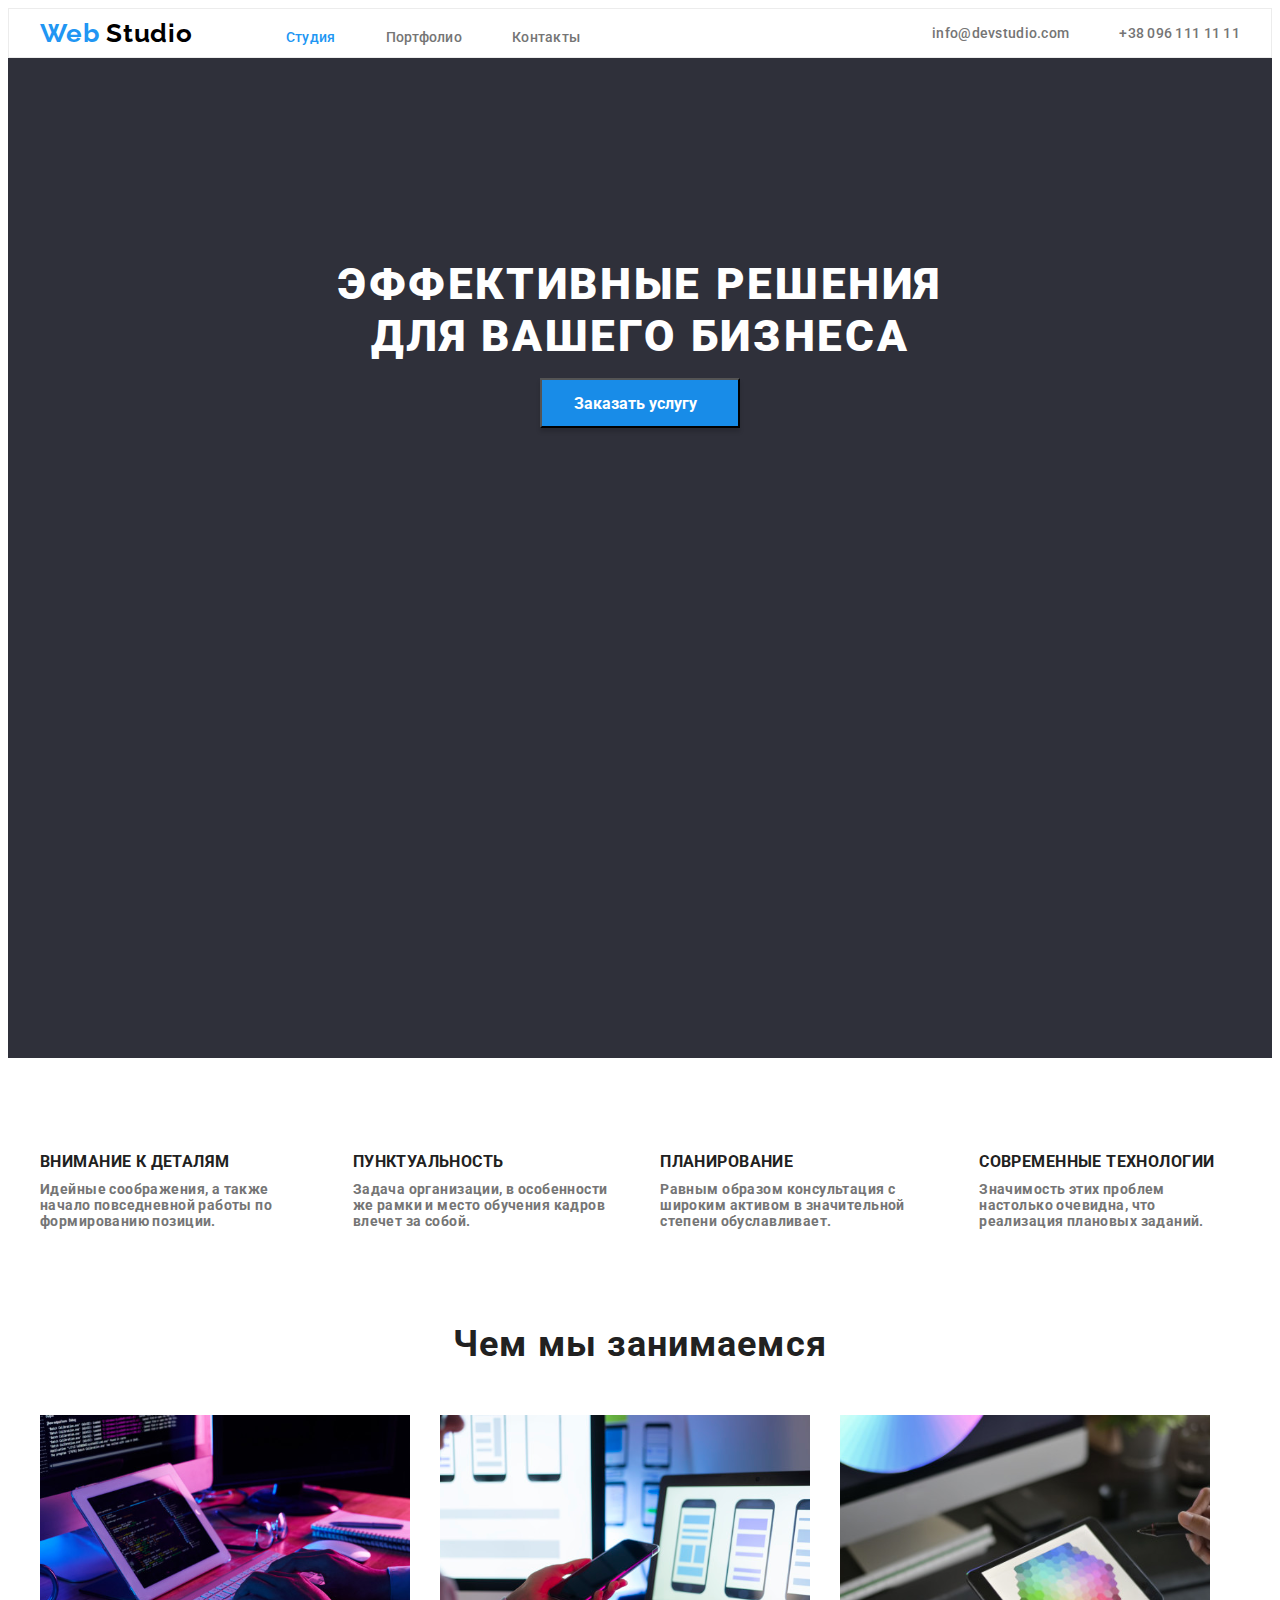
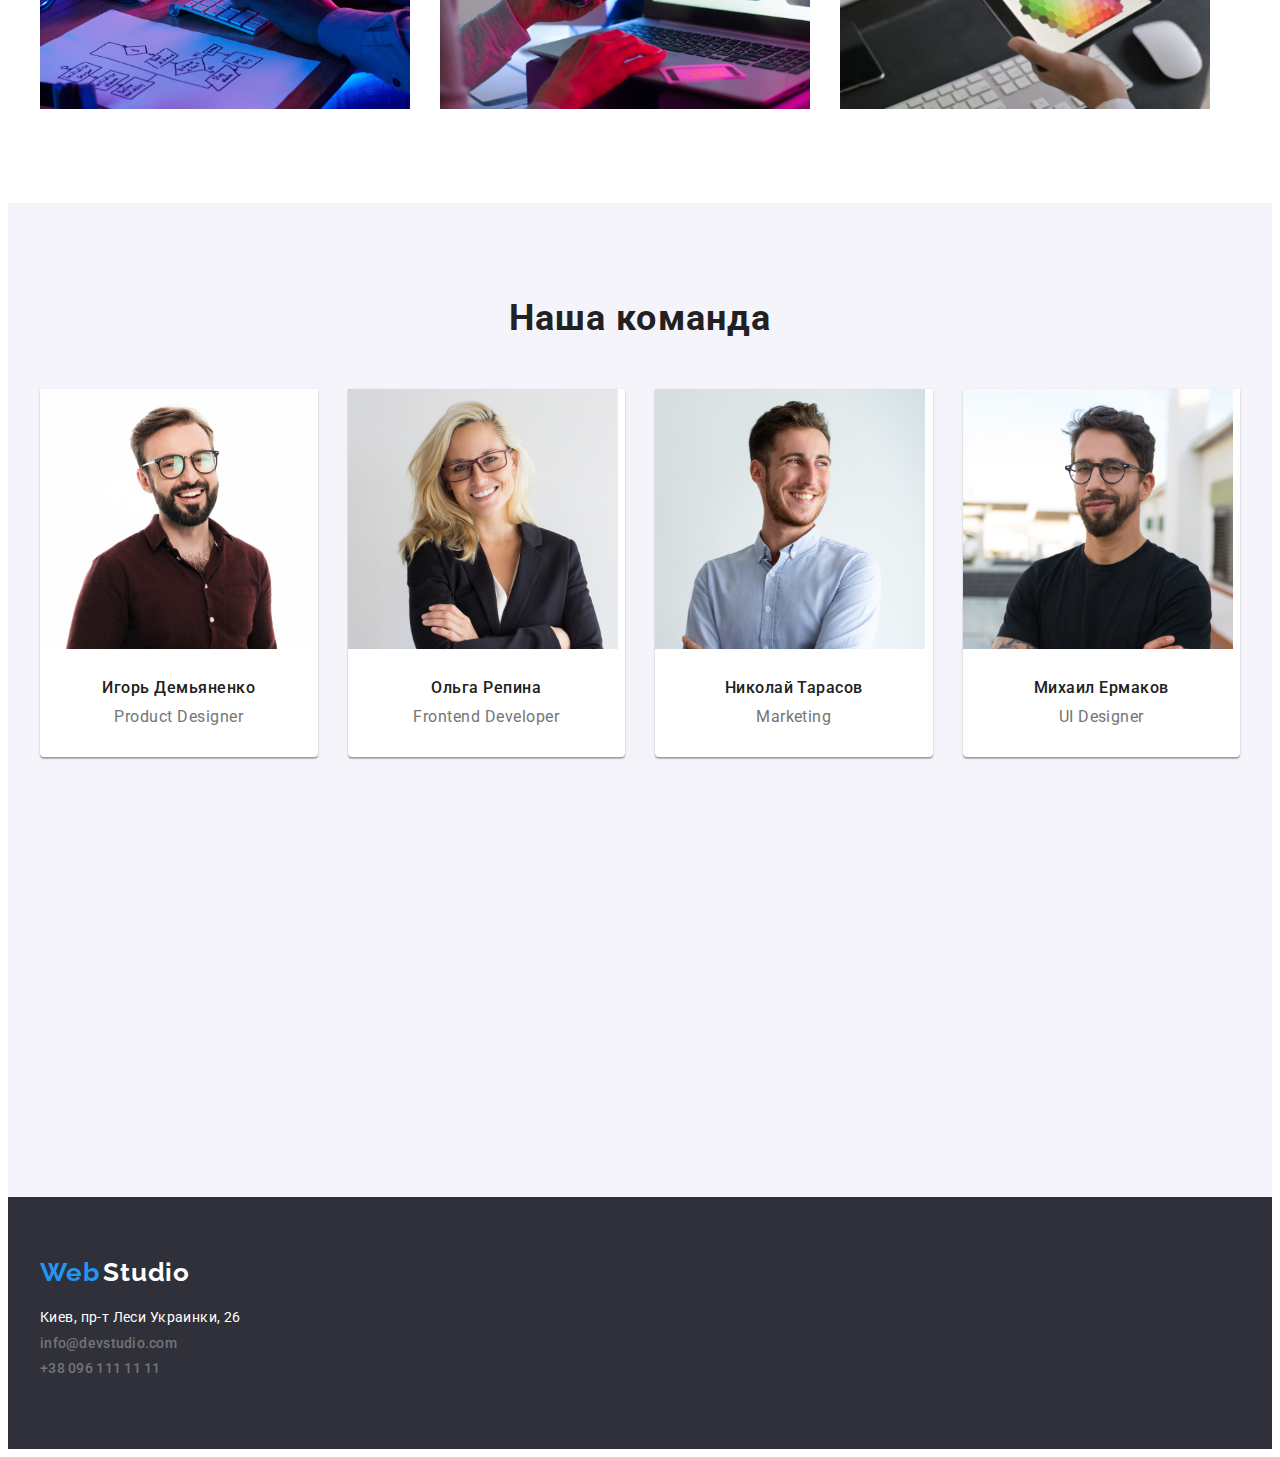
<file: index.html>
<!DOCTYPE html>
<html lang="en">

<head>
    <meta charset="UTF-8">
    <meta http-equiv="X-UA-Compatible" content="IE=edge">
    <meta name="viewport" content="width=device-width, initial-scale=1.0">
    <title>Document</title>
    <link rel="preconnect" href="https://fonts.gstatic.com">
    <link
        href="https://fonts.googleapis.com/css2?family=Raleway:wght@700&family=Roboto:wght@400;500;700;900&display=swap"
        rel="stylesheet">
    <link
        href="https://fonts.googleapis.com/css2?family=Raleway:wght@700&family=Roboto:wght@400;500;700;900&display=swap"
        rel="stylesheet">
    <link rel="stylesheet" href="https://cdnjs.cloudflare.com/ajax/libs/modern-normalize/0.2.0/modern-normalize.min.css"
        integrity="sha512-sqIVMkf5f8XGYI/UZYGs7wODxlUeoj9JknataPfUwtvrSKWMHrMXGZ7Evb6nabFYJQG15vFFyALe6r0nWCD1Ug=="
        crossorigin="anonymous" />
    <link rel="stylesheet" href="./css/styles.css">
</head>

<body>
 <!--Шапка-->
    <header class="header">
        <div class="container-header">
            <nav class="navigation">
                <ul class="navigation-list list">
                    <li><a class="navigation-logo link" href=""> <span class="blueWeb">Web</span> <span class="Studio">Studio</span></a></li>
                </ul>
                <ul class="navigation-list list">
                    <li class="navigation-item"><a class="navigation-link current link" href="navigation-link">Студия</a></li>
                    <li class="navigation-item"><a href="./portfolio.html" class="navigation-link link">Портфолио</a></li>
                    <li class="navigation-item"><a class="navigation-link link" href="navigation-link">Контакты</a></li>
                </ul>
            </nav>
            <ul class="navigation-list">
                <li class="navigation-nav list"><a class="mail-link link" href="info@devstudio.com">info@devstudio.com</a>
                </li>
                <li class="navigation-tel list"><a class="tel-link link" href="tel:+380961111111">+38 096 111 11 11</a></li>
            </ul>
        </div>
    </header>
    <!--Герой-->
    <main>
        <section class="hero">
            <div class="container-hero">
                <h1 class="hero-title">Эффективные решения для вашего бизнеса</h1>
                <button class="hero-modal-btn" type="button">Заказать услугу</button>
            </div>
                
        </section>   
        <!--Особенности-->
        <section class="section">
            <div class="container">
                <h2 class="visually-hidden">Особенности</h2>
                <ul class="feature list">
                    <li class="feature-head">
                        <h3 class="feature-title">Внимание к деталям</h3>
                        <p class="suptitle-text">Идейные соображения, а также начало повседневной работы по формированию позиции.
                        </p>
                    </li>
                    <li class="feature-head">
                        <h3 class="feature-title">Пунктуальность</h3>
                        <p class="suptitle-text">Задача организации, в особенности же рамки и место обучения кадров влечет за собой.
                        </p>
                    </li>
                    <li class="feature-head">
                        <h3 class="feature-title">Планирование</h3>
                        <p class="suptitle-text">Равным образом консультация с широким активом в значительной степени обуславливает.
                        </p>
                    </li>
                    <li class="feature-head">
                        <h3 class="feature-title">Современные технологии</h3>
                        <p class="suptitle-text">Значимость этих проблем настолько очевидна, что реализация плановых заданий.</p>
                    </li>
                </ul>
            </div> 
        </section>

        <!--Чем мы занимаемся-->
        <section class="study-section container">
            <div class="">
                <h2 class="study">Чем мы занимаемся</h2>
                <p class="study-img">
                    <img class="study-section-img" src="./img/box1.svg" alt="computer" width="370" />
                    <img class="study-section-img" src="./img/box2.svg" alt="mobile" width="370" />
                    <img class="study-section-img" src="./img/box3.svg" alt="the tablet" width="370" />
                </p>
            </div>
        </section>
       
        <!--Наша команда-->
        <section class="team-section">
            <div class="container">
                    <h4 class="study-team">Наша команда</h4>
                <ul class="team-list list">
                    <li class="team">
                        <div class="card-team">
                            <a class="team-link link" href="">
                                <img src="./img/ИгорьДемьяненко.jpg" alt="Product Designer" width="270" />
                                <div class="name-subtitle">
                                    <h3 class="name link">Игорь Демьяненко</h3>
                                    <p class="subtitle-text">Product Designer</p>
                                </div>
                            </a>
                        </div>
                    </li>

                    <li class="team">
                        <div class="card-team">
                            <a class="team-link link" href="">
                                <img src="./img/ОльгаРепина.jpg" alt="Frontend Developer" width="270" />
                                <div class="name-subtitle">
                                    <h3 class="name link">Ольга Репина</h3>
                                    <p class="subtitle-text">Frontend Developer</p>
                                </div>
                            </a>
                        </div>
                    </li>

                    <li class="team">
                        <div class="card-team">
                            <a class="team-link link" href="">
                                <img src="./img/НиколайТарасов.jpg" alt="Marketing" width="270" />
                                <div class="name-subtitle">
                                    <h3 class="name link">Николай Тарасов</h3>
                                    <p class="subtitle-text">Marketing</p>
                                </div>
                            </a>
                        </div>
                    </li>

                    <li class="team">
                        <div class="card-team">
                            <a class="team-link link" href="">
                                <img src="./img/МихаилЕрмаков.jpg" alt="UI Designer" width="270" />
                                <div class="name-subtitle">
                                    <h3 class="name link">Михаил Ермаков</h3>
                                    <p class="subtitle-text">UI Designer</p>
                                </div>
                            </a>
                        </div>
                    </li>
                </ul>
            </div>
            
        </section>
    </main>

    <!--Подвал-->
    <footer class="footer">
        <div class="container">
            <address class="address">
                <ul class="address-list list">
                    <li><a class="link" href=""><span class="blueWeb">Web</span> <span class="Studio-white">Studio</span></a></li>
                </ul>
                <ul class="navigation-address list">
                    <li>
                        <a class="navigation-address-link link" href="https://goo.gl/maps/A57iTuf1dKfxFPnn9" target="_blank"
                            rel="noopener noreferrer">Киев, пр-т
                            Леси Украинки, 26</a>
                    </li>
                </ul>
                <ul class="address-link-nav list">
                    <li class="address-link">
                        <a class="navigation-link-nav link" href="info@devstudio.com">info@devstudio.com</a>
                    </li>
                    <li class="address-link">
                        <a class="tel-link-nav link" href="tel:+380961111111">+38 096 111 11 11</a>
                    </li>
                </ul>
            </address>
        </div>
        
    </footer>
    
</body>

</html>
</file>
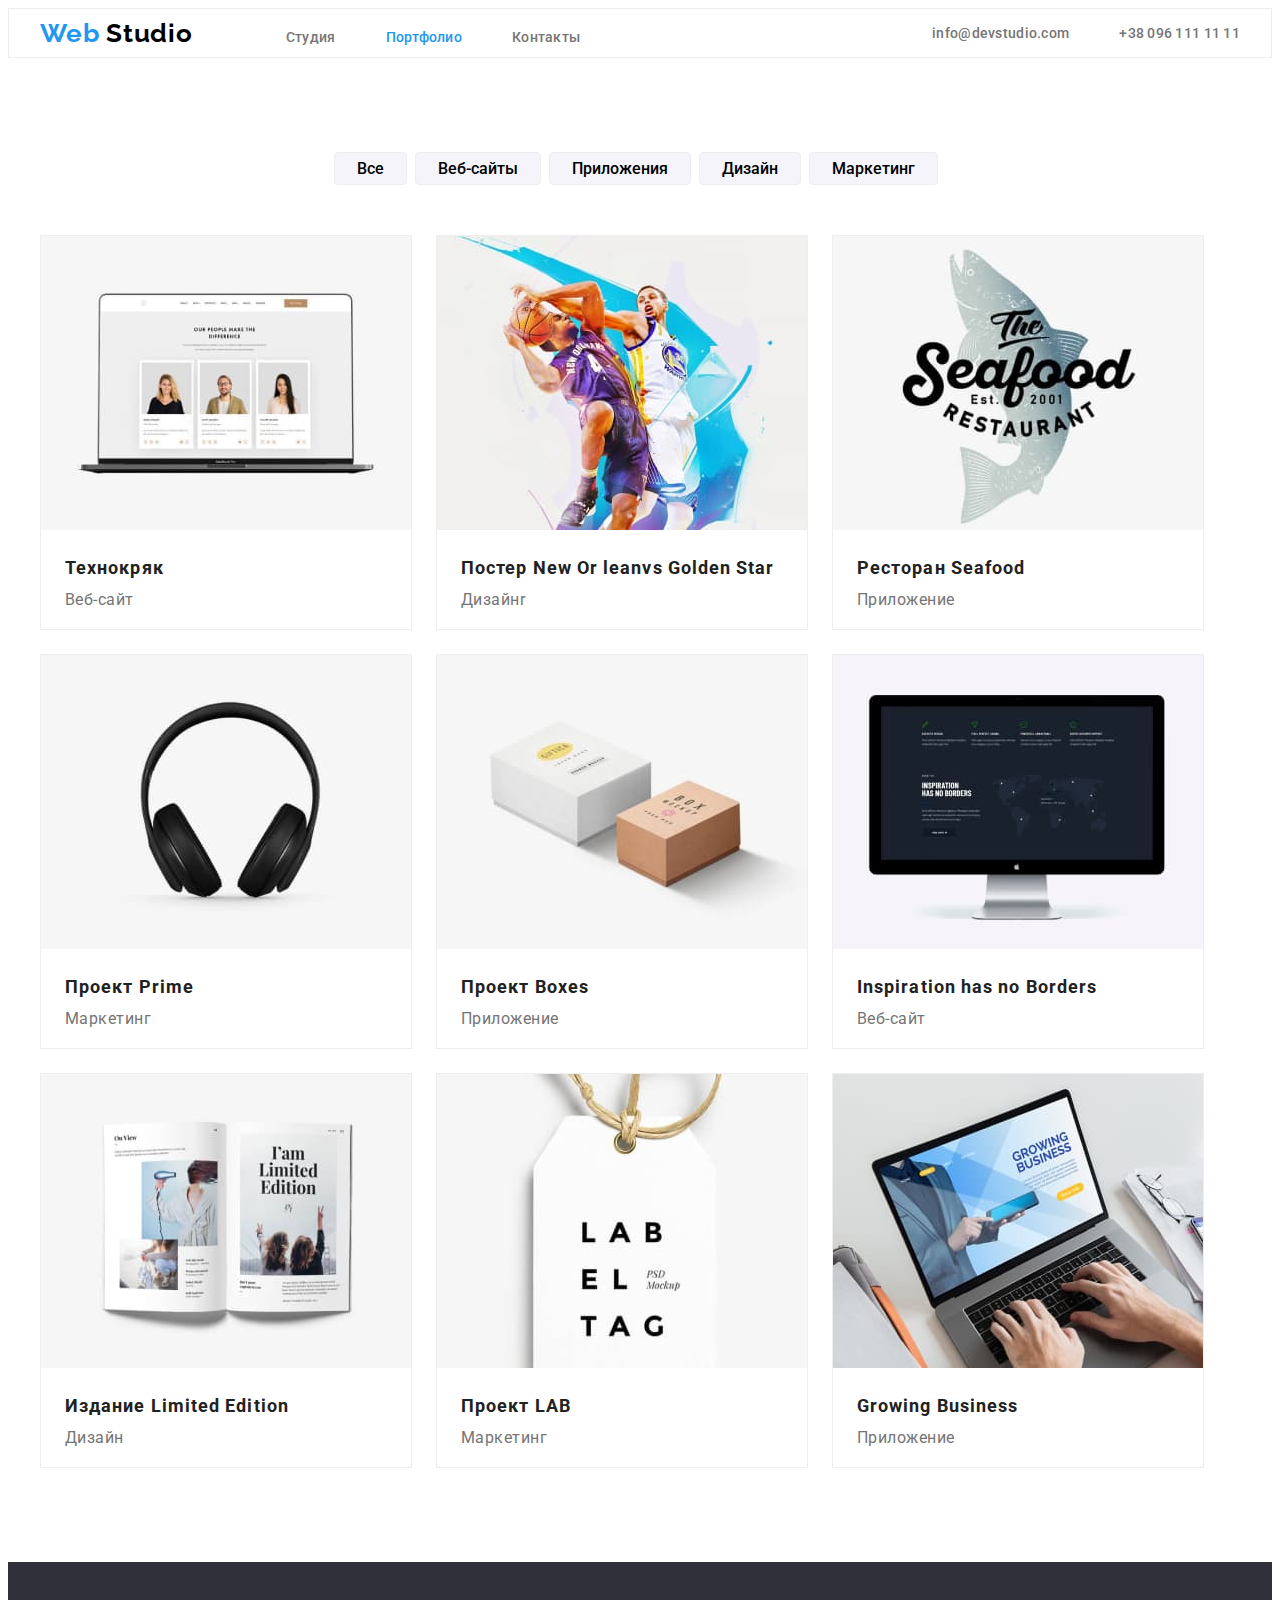
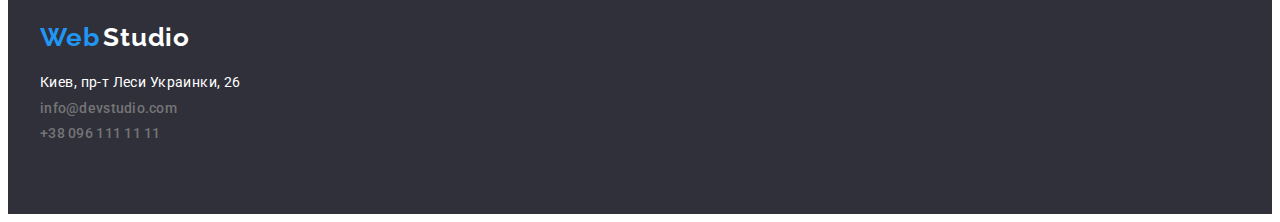
<file: portfolio.html>
<!DOCTYPE html>
<html lang="en">

<head>
    <meta charset="UTF-8">
    <meta http-equiv="X-UA-Compatible" content="IE=edge">
    <meta name="viewport" content="width=device-width, initial-scale=1.0">
    <title>Document</title>
    <link rel="preconnect" href="https://fonts.gstatic.com">
    <link href="https://fonts.googleapis.com/css2?family=Raleway:wght@700&family=Roboto:wght@400;500;700;900&display=swap"
        rel="stylesheet">
    <link
        href="https://fonts.googleapis.com/css2?family=Raleway:wght@700&family=Roboto:wght@400;500;700;900&display=swap"
        rel="stylesheet">
    <link rel="stylesheet" href="https://cdnjs.cloudflare.com/ajax/libs/modern-normalize/0.2.0/modern-normalize.min.css"
        integrity="sha512-sqIVMkf5f8XGYI/UZYGs7wODxlUeoj9JknataPfUwtvrSKWMHrMXGZ7Evb6nabFYJQG15vFFyALe6r0nWCD1Ug=="
        crossorigin="anonymous" />
    <link rel="stylesheet" href="./css/styles.css">
</head>

<body>
    <!--Шапка-->
    <header class="header">
        <div class="container-header">
            <nav class="navigation">
                <ul class="navigation-list list">
                    <li><a class="navigation-logo link" href=""> <span class="blueWeb">Web</span> <span
                                class="Studio">Studio</span></a></li>
                </ul>
                <ul class="navigation-list list">
                    <li class="navigation-item"><a class="navigation-link link" href="./index.html">Студия</a></li>
                    <li class="navigation-item"><a href="navigation-link" class="navigation-link current link">Портфолио</a></li>
                    <li class="navigation-item"><a class="navigation-link link" href="navigation-link">Контакты</a></li>
                </ul>
            </nav>
            <ul class="navigation-list">
                <li class="navigation-nav list"><a class="mail-link link" href="info@devstudio.com">info@devstudio.com</a>
                </li>
                <li class="navigation-tel list"><a class="tel-link link" href="tel:+380961111111">+38 096 111 11 11</a></li>
            </ul>
        </div>
    </header>
    <!--Герой-->
    <main>
        <section class="hero-portfolio container">
            <h1 class="visually-hidden">Portfolio</h1>
            <ul class="portfolio-hero-btn">
                <li class="hero-btn list">
                    <button class="btn" type="button">Всe</button>
                    <button class="btn" type="button">Веб-сайты</button>
                    <button class="btn" type="button">Приложения</button>
                    <button class="btn" type="button">Дизайн</button>
                    <button class="btn" type="button">Маркетинг</button>
                </li>
            </ul>
        </section>
    <section class="section container">
        <h2 class="visually-hidden">Project</h2>
        <ul class="subtitle-portfolio list">
            <li class="subtitle-portfolio-link">
                <div class="poftfolio-card-team">
                    <a class="link" href="">
                        <img src="./img/Технокряк.jpg" alt="Веб-сайт" width="370" />
                        <div class="portfolio-name-text">
                            <h3 class="portfolio-name link">Технокряк</h3>
                            <p class="portfolio-text">Веб-сайт</p>
                        </div>
                    </a>
                </div>
            </li>

            <li class="subtitle-portfolio-link">
                <div class="poftfolio-card-team">
                    <a class="link" href="">
                        <img src="./img/Постер-New-Orlean-vs-Golden-Star.jpg" alt="Дизайн" width="370" />
                        <div class="portfolio-name-text">
                            <h3 class="portfolio-name link">Постер New Or leanvs Golden Star</h3>
                            <p class="portfolio-text">Дизайнr</p>
                        </div>
                    </a>
                </div>
            </li>
            
            <li class="subtitle-portfolio-link">
                <div class="poftfolio-card-team">
                    <a class="link" href="">
                        <img src="./img/Ресторан-Seafood.jpg" alt="Приложение" width="370" />
                        <div class="portfolio-name-text">
                            <h3 class="portfolio-name link">Ресторан Seafood</h3>
                            <p class="portfolio-text">Приложение</p>
                        </div>
                    </a>
                </div>              
            </li>

            <li class="subtitle-portfolio-link">
                <div class="poftfolio-card-team">
                    <a class="link" href="">
                        <img src="./img/Проект-Prime.jpg" alt="Маркетинг" width="370" />
                        <div class="portfolio-name-text">
                            <h3 class="portfolio-name link">Проект Prime</h3>
                            <p class="portfolio-text">Маркетинг</p>
                        </div>
                    </a>
                </div>        
            </li>

            <li class="subtitle-portfolio-link">
                <div class="poftfolio-card-team">
                    <a class="link" href="">
                        <img src="./img/Проект-Boxes.jpg" alt="Приложение" width="370" />
                        <div class="portfolio-name-text">
                            <h3 class="portfolio-name link">Проект Boxes</h3>
                            <p class="portfolio-text">Приложение</p>
                        </div>
                    </a>
                </div> 
            </li>

            <li class="subtitle-portfolio-link">
                <div class="poftfolio-card-team">
                    <a class="link" href="">
                        <img src="./img/Inspiration-has-no-Borders.jpg" alt="Веб-сайт" width="370" />
                        <div class="portfolio-name-text">
                            <h3 class="portfolio-name link">Inspiration has no Borders</h3>
                            <p class="portfolio-text">Веб-сайт</p>
                        </div>
                    </a>
                </div>
            </li>

            <li class="subtitle-portfolio-link">
                <div class="poftfolio-card-team">
                    <a class="link" href="">
                        <img src="./img/Издание-Limited-Edition.jpg" alt="Дизайн" width="370" />
                        <div class="portfolio-name-text">
                            <h3 class="portfolio-name link">Издание Limited Edition</h3>
                            <p class="portfolio-text">Дизайн</p>
                        </div>
                    </a>
                </div>
            </li>

            <li class="subtitle-portfolio-link">
                <div class="poftfolio-card-team">
                    <a class="link" href="">
                        <img src="./img/Проект-LAB.jpg" alt="Маркетинг" width="370" />
                        <div class="portfolio-name-text">
                            <h3 class="portfolio-name link">Проект LAB</h3>
                            <p class="portfolio-text">Маркетинг</p>
                        </div>
                    </a>
                </div> 
            </li>

            <li class="subtitle-portfolio-link">
                <div class="poftfolio-card-team">
                    <a class="link" href="">
                        <img src="./img/Growing-Business.jpg" alt="Приложение" width="370" />
                        <div class="portfolio-name-text">
                            <h3 class="portfolio-name link">Growing Business</h3>
                            <p class="portfolio-text">Приложение</p>
                        </div>
                    </a>
                </div>
            </li>
        </ul>
    </section>
    </main>

    <!--Подвал-->
    <footer class="footer">
        <div class="container">
            <address class="address">
                <ul class="address-list list">
                    <li><a class="link" href=""><span class="blueWeb">Web</span> <span
                                class="Studio-white">Studio</span></a></li>
                </ul>
                <ul class="navigation-address list">
                    <li>
                        <a class="navigation-address-link link" href="https://goo.gl/maps/A57iTuf1dKfxFPnn9" target="_blank"
                            rel="noopener noreferrer">Киев, пр-т
                            Леси Украинки, 26</a>
                    </li>
                </ul>
                <ul class="address-link-nav list">
                    <li class="address-link">
                        <a class="navigation-link-nav link" href="info@devstudio.com">info@devstudio.com</a>
                    </li>
                    <li class="address-link">
                        <a class="tel-link-nav link" href="tel:+380961111111">+38 096 111 11 11</a>
                    </li>
                </ul>
            </address>
        </div>
    
    </footer>

</body>

</html>
</file>
<file: css/styles.css>
:root {
  --main-font: "Roboto", sans-serif;
  --secondary-font: "Raleway", sans-serif;
  --accent-color: #2196f3;
  --first-color: #757575;
  --secondary-color: #ffffff;
}

h1,
h2,
h3,
h4,
h5,
h6,
p {
  margin: 0;
}
ul,
ol {
  margin: 0;
  padding: 0;
}
img {
  display: block;
}

.link {
  text-decoration: none;
}
.list {
  list-style: none;
}
.address {
  font-style: normal;
}

.visually-hidden {
  position: absolute !important;
  clip: rect(1px 1px 1px 1px); /* IE6, IE7 */
  clip: rect(1px, 1px, 1px, 1px);
  padding: 0 !important;
  border: 0 !important;
  height: 1px !important;
  width: 1px !important;
  overflow: hidden;
}
/*  */

/* ===============HEADER=============== */
.container {
  width: 1200px;
  margin: 0 auto;
  padding-left: 15px;
  padding-right: 15px;
}
.header {
  /* width: 1600px; */
  height: 0px;
  left: 0px;
  top: 80px;
  border: 1px solid #ececec;
  padding-top: 24px;
  padding-bottom: 24px;
  background-color: #ffffff;
  display: flex;
  align-items: center;
}

.container-header {
  display: flex;
  width: 1200px;
  margin: 0 auto;
  padding-left: 15px;
  padding-right: 15px;
}
.navigation {
  display: flex;
  align-items: center;
  font-family: "Raleway", sans-serif;
  font-weight: bold;
  font-size: 26px;
  line-height: 1, 19;
}
.navigation-list {
  display: flex;
  align-items: center;
}
.navigation-logo {
  margin-right: 93px;
  font-family: "Raleway", sans-serif;
  font-style: normal;
  font-weight: bold;
  font-size: 26px;
  line-height: 1, 19;
  letter-spacing: 0.03em;
}
.Studio {
  font-family: "Raleway", sans-serif;
  font-weight: bold;
  font-size: 26px;
  line-height: 1, 19;
  letter-spacing: 0.03em;
  color: #000000;
}
.Studio-white {
  font-family: "Raleway", sans-serif;
  font-weight: bold;
  font-size: 26px;
  line-height: 1, 19;
  letter-spacing: 0.03em;
  color: var(--secondary-color);
}
.blueWeb {
  color: var(--accent-color);
  font-family: "Raleway", sans-serif;
  font-weight: bold;
  font-size: 26px;
  line-height: 1, 19;
  letter-spacing: 0.03em;
}
.navigation-item:not(:last-child) {
  margin-right: 50px;
}
.navigation-link {
  font-family: "Roboto", sans-serif;
  font-weight: 500;
  font-size: 14px;
  line-height: 1, 14;
  letter-spacing: 0.02em;
  color: var(--first-color);
}
.navigation-link:hover,
.navigation-link:focus {
  color: var(--accent-color);
}
.navigation-link.current {
  color: var(--accent-color);
}
.tel-link {
  font-family: "Roboto", sans-serif;
  font-weight: 500;
  font-size: 14px;
  line-height: 1, 14;
  letter-spacing: 0.02em;
  color: var(--first-color);
}
.tel-link:hover,
.tel-link:focus {
  color: var(--accent-color);
}
.mail-link {
  font-family: "Roboto", sans-serif;
  font-weight: 500;
  font-size: 14px;
  line-height: 1, 14;
  letter-spacing: 0.02em;
  color: var(--first-color);
}
.mail-link:hover,
.mail-link:focus {
  color: var(--accent-color);
}
.navigation-list {
  margin-left: auto;
}
.navigation-nav {
  margin-right: 50px;
}
/* ===============END HEADER=============== */

/* ===============HERO=============== */
.container-hero {
  margin: 0 auto;
  padding-left: 15px;
  padding-right: 15px;
  flex-direction: column;
}
.hero {
  height: 600px;
  padding-top: 200px;
  padding-bottom: 200px;
  background: #2f303a;
}
.hero-title {
  display: flex;
  margin: 0 auto;
  width: 696px;
  height: 120px;
  left: 452px;
  top: 280px;
  font-family: "Roboto", sans-serif;
  font-weight: 900;
  font-size: 44px;
  line-height: 1, 36;
  /* or 136% */
  text-align: center;
  letter-spacing: 0.06em;
  text-transform: uppercase;
  color: var(--secondary-color);
}
.hero-modal-btn {
  display: flex;
  margin: 0 auto;
  align-items: center;
  font-family: "Roboto", sans-serif;
  font-weight: bold;
  font-size: 16px;
  line-height: 1, 87px;
  min-width: 200px;
  padding: 10px 32px;
  height: 50px;
  left: 700px;
  top: 430px;
  color: rgba(255, 255, 255, 1);
  background: #188ce8;
  box-shadow: 0px 4px 4px rgba(0, 0, 0, 0.15);
}
.hero-modal-btn:hover,
.hero-modal-btn:focus {
  /* position: absolute; */
  width: 200px;
  height: 50px;
  left: 700px;
  top: 430px;
  background: var(--accent-color);
  box-shadow: 0px 4px 4px rgba(0, 0, 0, 0.15);
  cursor: pointer;
}
/* ===============END HERO=============== */

/* ===============OCCUPATION=============== */
.feature {
  display: flex;
  align-items: center;
  padding-top: 94px;
  padding-bottom: 47px;
}
.feature-head {
  font-family: "Roboto", sans-serif;
  font-weight: bold;
  font-size: 14px;
  line-height: 1, 14;
  letter-spacing: 0.03em;
  text-transform: uppercase;
  color: #212121;
}
.feature-head:not(:last-child) {
  margin-right: 30px;
}
.suptitle-text {
  margin-top: 10px;
  font-family: "Roboto", sans-serif;
  font-size: 14px;
  line-height: 1, 71;
  /* or 171% */
  letter-spacing: 0.03em;
  text-transform: none;
  color: var(--first-color);
}
/* ===============END OCCUPATION=============== */

/* ===============STUDY-SECTION=============== */
.study-section {
  padding-top: 47px;
  padding-bottom: 94px;
}
.study-section .study {
  display: block;
  margin-bottom: 50px;
  text-align: center;
  font-family: "Roboto", sans-serif;
  font-size: 36px;
  line-height: 1, 16;
  letter-spacing: 0.03em;
  color: #212121;
}
.study-img {
  display: flex;
  justify-content: center;
}
.study-section-img {
  flex-basis: calc((100%-60px) / 3);
  margin-right: 30px;
}
/* ===============END STUDY-SECTION=============== */

/* ===============STUDY-TEAM=============== */
.team-section {
  padding-top: 94px;
  padding-bottom: 252px;
  height: 648px;
  top: 1449px;
  background: #f5f4fa;
}
.study-team {
  padding-bottom: 25px;
  text-align: center;
  font-family: "Roboto", sans-serif;
  font-size: 36px;
  line-height: 1, 16;
  letter-spacing: 0.03em;
  color: #212121;
}
.card-team {
  background: #ffffff;
  box-shadow: 0px 1px 3px rgba(0, 0, 0, 0.12), 0px 1px 1px rgba(0, 0, 0, 0.14),
    0px 2px 1px rgba(0, 0, 0, 0.2);
  border-radius: 0px 0px 4px 4px;
}
.name-subtitle {
  padding-top: 30px;
  padding-bottom: 30px;
  font-family: "Roboto", sans-serif;
  font-size: 16px;
  line-height: 1.18;
  text-align: center;
  letter-spacing: 0.03em;
  color: var(--first-color);
}
.name {
  font-family: "Roboto", sans-serif;
  font-style: normal;
  font-weight: 500;
  font-size: 16px;
  line-height: 1, 18;
  text-align: center;
  letter-spacing: 0.03em;
  color: #212121;
}
.team-list {
  display: flex;
  align-items: center;
  padding-top: 25px;
  padding-bottom: 94px;
  margin-left: -30px;
  margin-top: -30px;
}
.team {
  flex-basis: calc(100% / 4 - 30px);
  margin-left: 30px;
  margin-top: 30px;
}
/* ===============END STUDY-TEAM=============== */

/* ===============FOOTER=============== */
.footer {
  height: 252px;
  left: 0px;
  background: #2f303a;
}

.address {
  font-family: "Raleway", sans-serif;
  height: 81px;
  left: 215px;
}
.address-list {
  padding-top: 60px;
}

.navigation-address {
  display: flex;
  padding-top: 20px;
}
.subtitle-text {
  margin-top: 10px;
}
.navigation-address-link {
  font-family: "Roboto", sans-serif;
  font-style: normal;
  font-weight: normal;
  font-size: 14px;
  line-height: 1, 71;
  letter-spacing: 0.03em;
  color: var(--secondary-color);
}
.navigation-address-link:hover,
.navigation-address-link:focus {
  color: var(--accent-color);
}
.address-link-nav {
  display: flex;
  flex-direction: column;
}
.address-link {
  margin-top: 9px;
}
.navigation-link-nav {
  display: flex;
  font-family: "Roboto", sans-serif;
  font-weight: 500;
  font-size: 14px;
  line-height: 1, 14;
  letter-spacing: 0.02em;
  color: var(--first-color);
}
.navigation-link-nav:hover,
.navigation-link-nav:focus {
  color: var(--accent-color);
}
.tel-link-nav {
  display: flex;
  font-family: "Roboto", sans-serif;
  font-weight: 500;
  font-size: 14px;
  line-height: 1, 14;
  letter-spacing: 0.02em;
  color: var(--first-color);
}
.tel-link-nav:hover,
.tel-link-nav:focus {
  color: var(--accent-color);
}

/* ===============END FOOTER=============== */

/* ===============PORTFOLIO=============== */
.hero-btn {
  display: flex;
  justify-content: center;
  margin: 0 auto;
  padding-top: 94px;
  padding-bottom: 50px;
}
.subtitle-portfolio {
  display: flex;
  padding-bottom: 94px;
  flex-wrap: wrap;
  margin-left: -24px;
  margin-bottom: -24px;
}
.subtitle-portfolio-link {
  margin-left: 24px;
  margin-bottom: 24px;
}
.poftfolio-card-team {
  background: #ffffff;
  border: 1px solid #eeeeee;
  box-sizing: border-box;
}
.btn {
  min-width: 73px;
  padding: 6px 22px;
  margin-right: 8px;
  align-items: center;
  font-family: "Roboto", sans-serif;
  font-weight: 500;
  font-size: 16px;
  line-height: 1, 62;
  background: #f5f4fa;
  border-radius: 4px;
  border: 1px solid #eeeeee;
}
.btn:hover,
.btn:focus {
  background: #2196f3;
  color: rgba(255, 255, 255, 1);
  cursor: pointer;
}
.portfolio-name-text {
  padding-top: 20px;
  padding-bottom: 20px;
  margin-left: 24px;
}
.portfolio-name {
  font-family: "Roboto", sans-serif;
  font-weight: bold;
  font-size: 18px;
  line-height: 2;
  letter-spacing: 0.06em;
  color: #212121;
}
.portfolio-text {
  padding-top: 4px;
  font-family: "Roboto", sans-serif;
  font-style: normal;
  font-weight: normal;
  font-size: 16px;
  line-height: 1, 87;
  letter-spacing: 0.03em;
  color: var(--first-color);
}
/* ===============END PORTFOLIO=============== */
</file>
